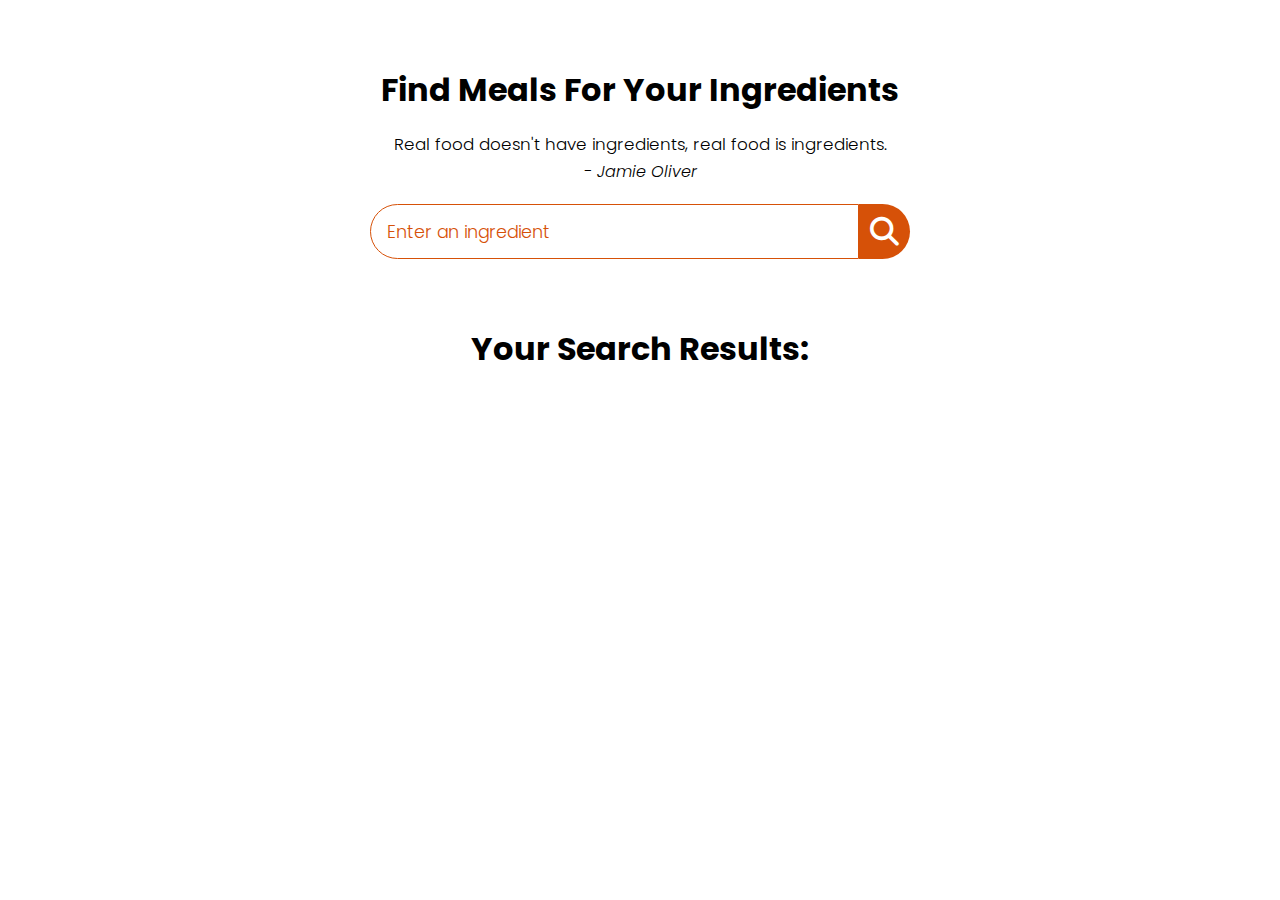
<file: Food Recipe App/index.html>
<!DOCTYPE html>
<html lang="en">

<head>
    <meta charset="UTF-8">
    <meta http-equiv="X-UA-Compatible" content="IE=edge">
    <meta name="viewport" content="width=device-width, initial-scale=1.0">
    <title>Recipes</title>
    <link rel="stylesheet" href="reset.css">
    <link rel="stylesheet" href="style.css">
    <link rel="stylesheet" href="https://cdnjs.cloudflare.com/ajax/libs/font-awesome/6.3.0/css/all.min.css">
    <link rel="preconnect" href="https://fonts.googleapis.com">
    <link rel="preconnect" href="https://fonts.gstatic.com" crossorigin>
    <link
        href="https://fonts.googleapis.com/css2?family=Poppins:ital,wght@0,100;0,200;0,300;0,400;0,500;0,600;0,700;0,800;0,900;1,100;1,200;1,300;1,400;1,500;1,600;1,700;1,800;1,900&display=swap"
        rel="stylesheet">
</head>

<body>
    <div class="container">
        <div class="meal-wrapper">
            <div class="meal-search">
                <h2 class="title">Find Meals For Your Ingredients</h2>
                <blockquote>Real food doesn't have ingredients, real food is ingredients.<br>
                    <cite>- Jamie Oliver</cite>
                </blockquote>

                <div class="meal-search-box">
                    <input type="text" class="search-control" placeholder="Enter an ingredient" id="search-input">
                    <button type="submit" class="search-btn btn" id="search-btn">
                        <i class="fas fa-search"></i>
                    </button>
                </div>
            </div>

            <div class="meal-result">
                <h2 class="title">Your Search Results:</h2>
                <div id="meal">
                    <!-- meal item -->
                    <!-- <div class = "meal-item">
                <div class = "meal-img">
                  <img src = "food.jpg" alt = "food">
                </div>
                <div class = "meal-name">
                  <h3>Potato Chips</h3>
                  <a href = "#" class = "recipe-btn">Get Recipe</a>
                </div>
              </div> -->
                    <!-- end of meal item -->
                </div>
            </div>


            <div class="meal-details">
                <!-- recipe close btn -->
                <button type="button" class="btn recipe-close-btn" id="recipe-close-btn">
                    <i class="fas fa-times"></i>
                </button>

                <!-- meal content -->
                <div class="meal-details-content">
                    <!-- <h2 class = "recipe-title">Meals Name Here</h2>
              <p class = "recipe-category">Category Name</p>
              <div class = "recipe-instruct">
                <h3>Instructions:</h3>
                <p>Lorem ipsum, dolor sit amet consectetur adipisicing elit. Quo blanditiis quis accusantium natus! Porro, reiciendis maiores molestiae distinctio veniam ratione ex provident ipsa, soluta suscipit quam eos velit autem iste!</p>
                <p>Lorem ipsum dolor sit amet consectetur adipisicing elit. Amet aliquam voluptatibus ad obcaecati magnam, esse numquam nisi ut adipisci in?</p>
              </div>
              <div class = "recipe-meal-img">
                <img src = "food.jpg" alt = "">
              </div>
              <div class = "recipe-link">
                <a href = "#" target = "_blank">Watch Video</a>
              </div> -->
                </div>
            </div>
        </div>
    </div>


    <script src="script.js"></script>
</body>

</html>
</file>
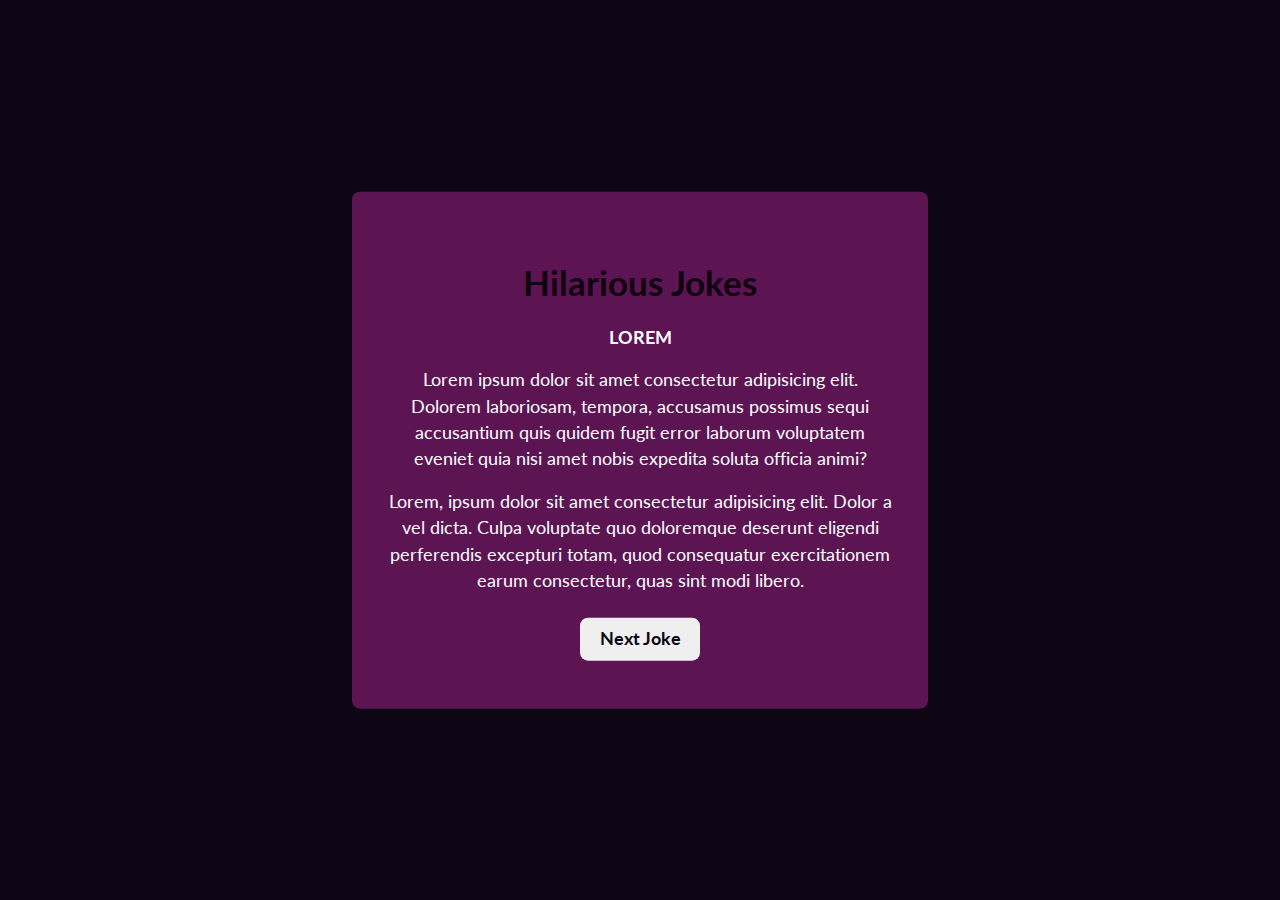
<file: Jokes Generator/index.html>
<!DOCTYPE html>
<html lang="en">

<head>
    <meta charset="UTF-8">
    <meta http-equiv="X-UA-Compatible" content="IE=edge">
    <meta name="viewport" content="width=device-width, initial-scale=1.0">
    <title>Jokes Generator</title>
    <link rel="stylesheet" href="reset.css">
    <link rel="stylesheet" href="style.css">
    <link rel="icon" type="image/x-icon" href="joke_icon.svg">
    <link rel="preconnect" href="https://fonts.googleapis.com">
    <link rel="preconnect" href="https://fonts.gstatic.com" crossorigin>
    <link
        href="https://fonts.googleapis.com/css2?family=Lato:ital,wght@0,100;0,300;0,400;0,700;0,900;1,100;1,300;1,400;1,700;1,900&display=swap"
        rel="stylesheet">
</head>

<body>
    <section class="container">
        <div class="joke-wrapper">
            <div class="title">
                <h1>Hilarious Jokes</h1>
            </div>
            <div class="joke-text">
                <h3 id="category">Lorem</h3>
                <p id="setup">Lorem ipsum dolor sit amet consectetur adipisicing elit. Dolorem laboriosam, tempora,
                    accusamus possimus sequi accusantium quis quidem fugit error laborum voluptatem eveniet quia nisi
                    amet nobis expedita soluta officia animi?
                </p>
                <p id="delivery">Lorem, ipsum dolor sit amet consectetur adipisicing elit. Dolor a vel dicta. Culpa
                    voluptate quo doloremque deserunt eligendi perferendis excepturi totam, quod consequatur
                    exercitationem earum consectetur, quas sint modi libero.
                </p>
            </div>
            <button id="gen-joke-btn">Next Joke</button>
        </div>
    </section>

    <script src="script.js"></script>
</body>

</html>
</file>
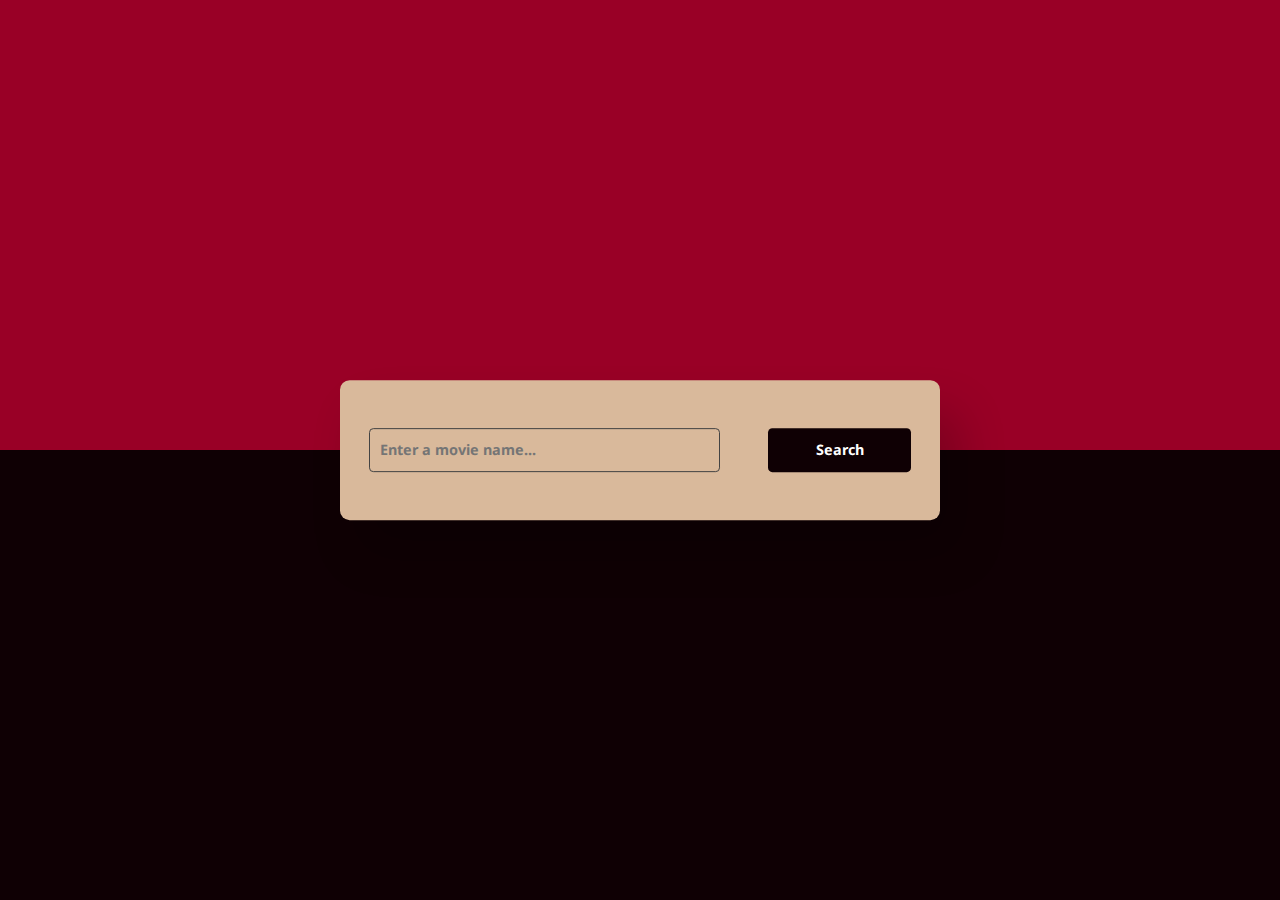
<file: Movie Guide App/index.html>
<!DOCTYPE html>
<html lang="en">

<head>
    <meta charset="UTF-8">
    <meta http-equiv="X-UA-Compatible" content="IE=edge">
    <meta name="viewport" content="width=device-width, initial-scale=1.0">
    <title>Movie Guide</title>
    <link rel="stylesheet" href="reset.css">
    <link rel="stylesheet" href="style.css">
    <link rel="icon" type="image/x-icon" href="./play_icon.svg">
    <link rel="preconnect" href="https://fonts.googleapis.com">
    <link rel="preconnect" href="https://fonts.gstatic.com" crossorigin>
    <link
        href="https://fonts.googleapis.com/css2?family=Noto+Sans:ital,wght@0,100;0,200;0,300;0,400;0,500;0,600;0,700;0,800;0,900;1,100;1,200;1,300;1,400;1,500;1,600;1,700;1,800;1,900&display=swap"
        rel="stylesheet">
</head>

<body>
    <section class="container">
        <div class="search-container">
            <input type="text" id="movie-name" placeholder="Enter a movie name...">
            <button id="search-btn">Search</button>
        </div>
        <div id="result"></div>
    </section>

    <script src="key.js"></script>
    <script src="index.js"></script>
</body>

</html>
</file>
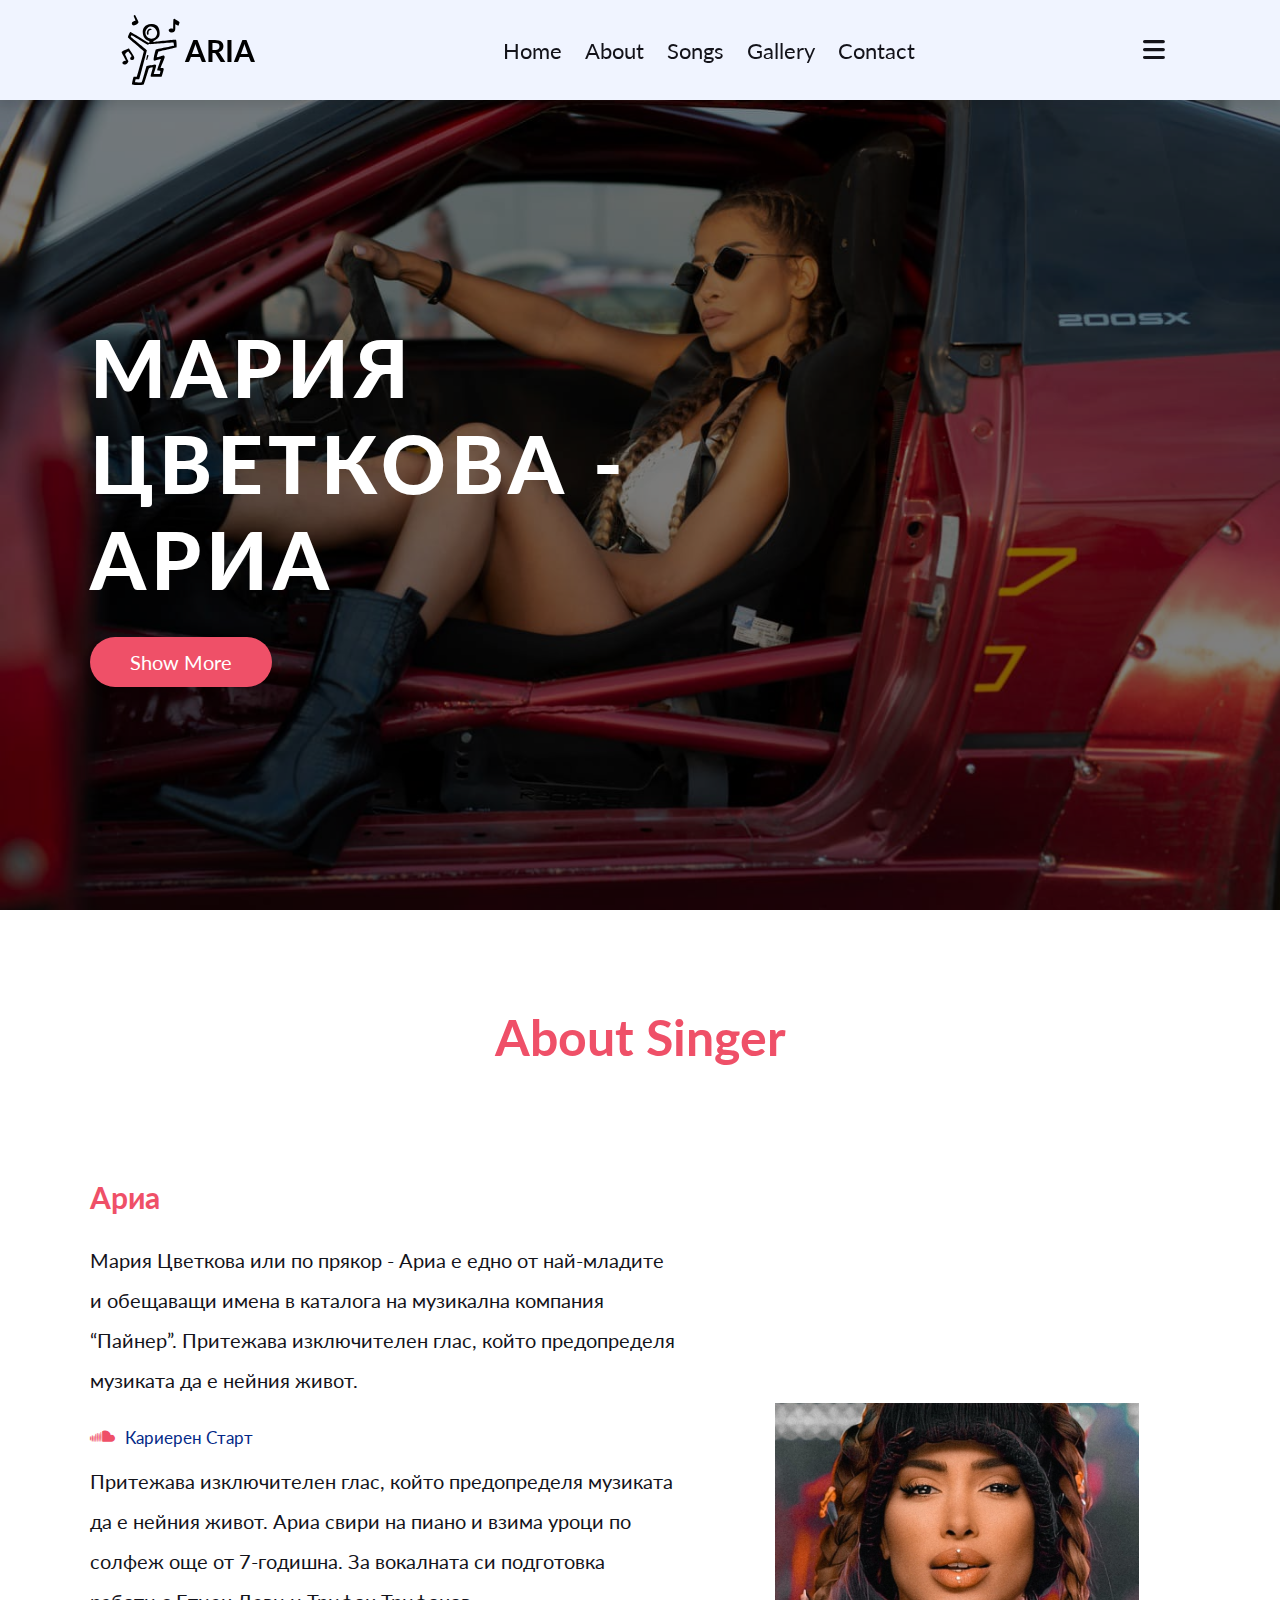
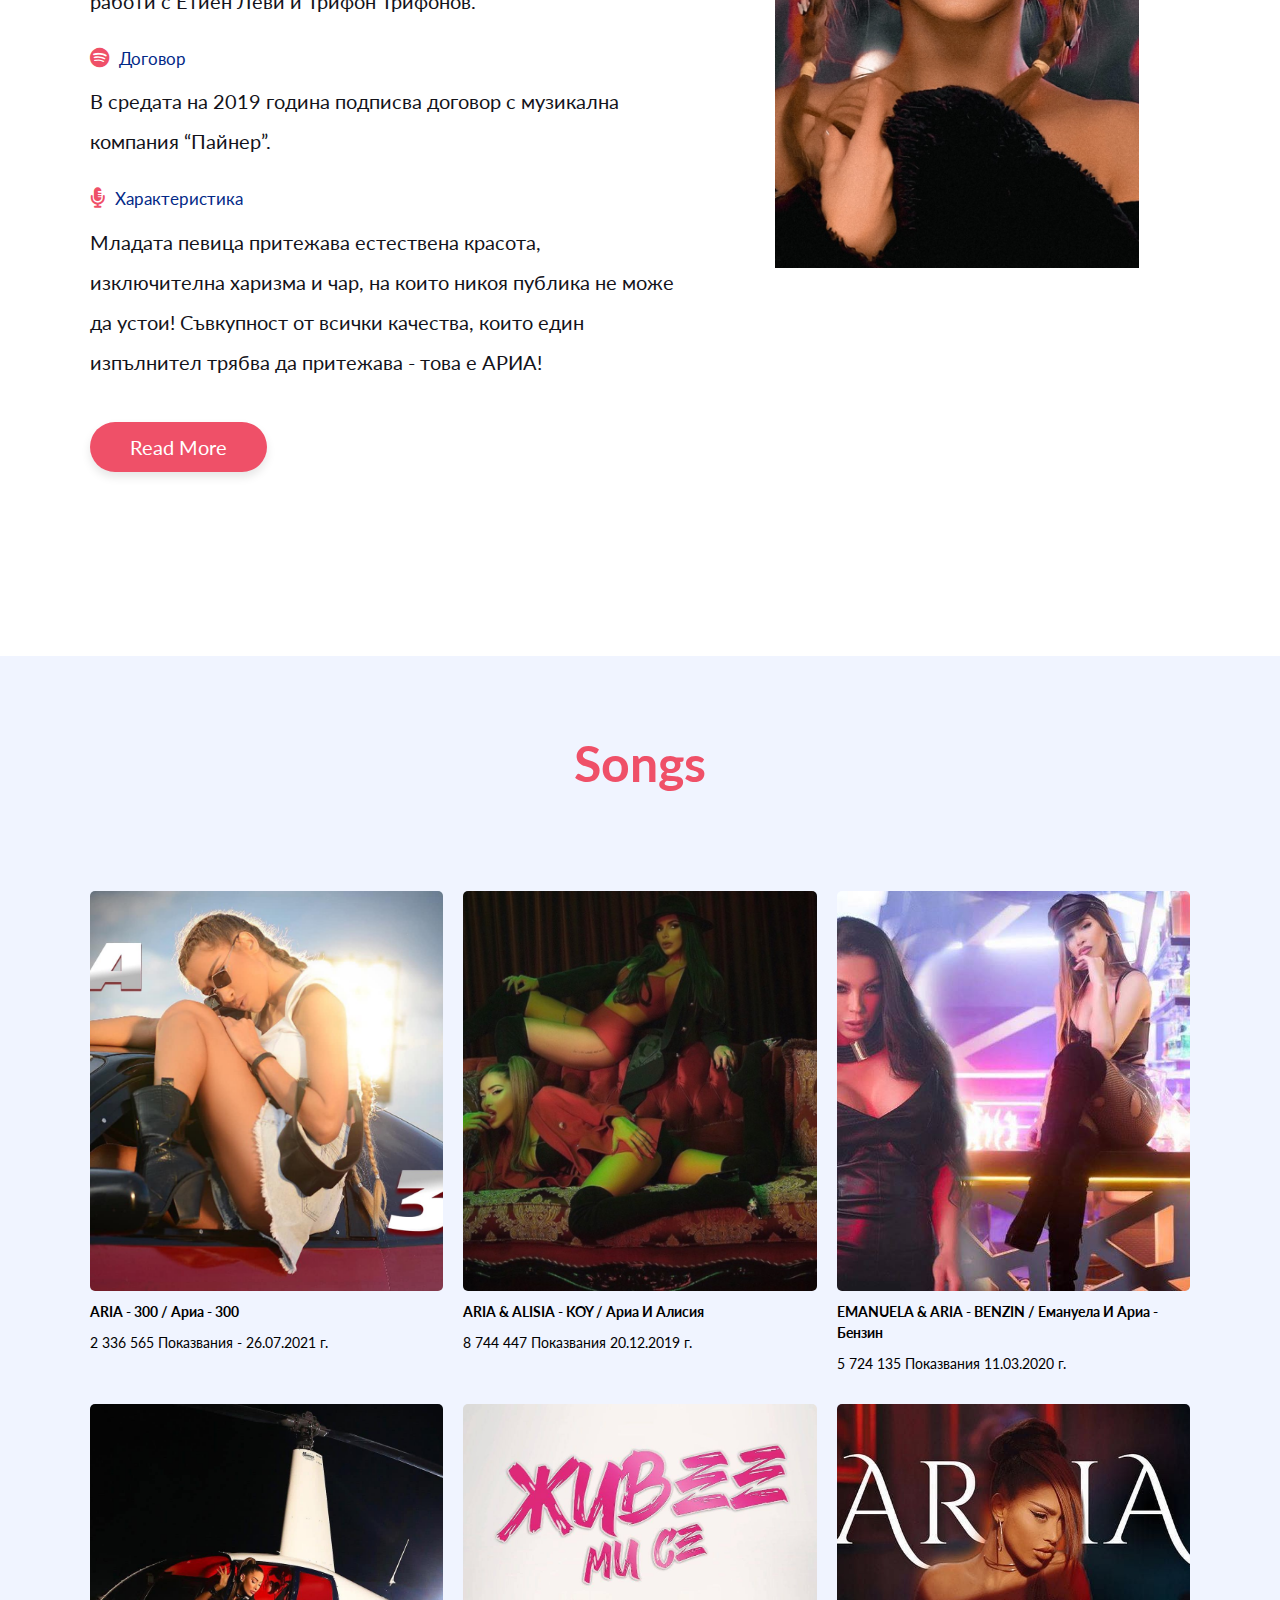
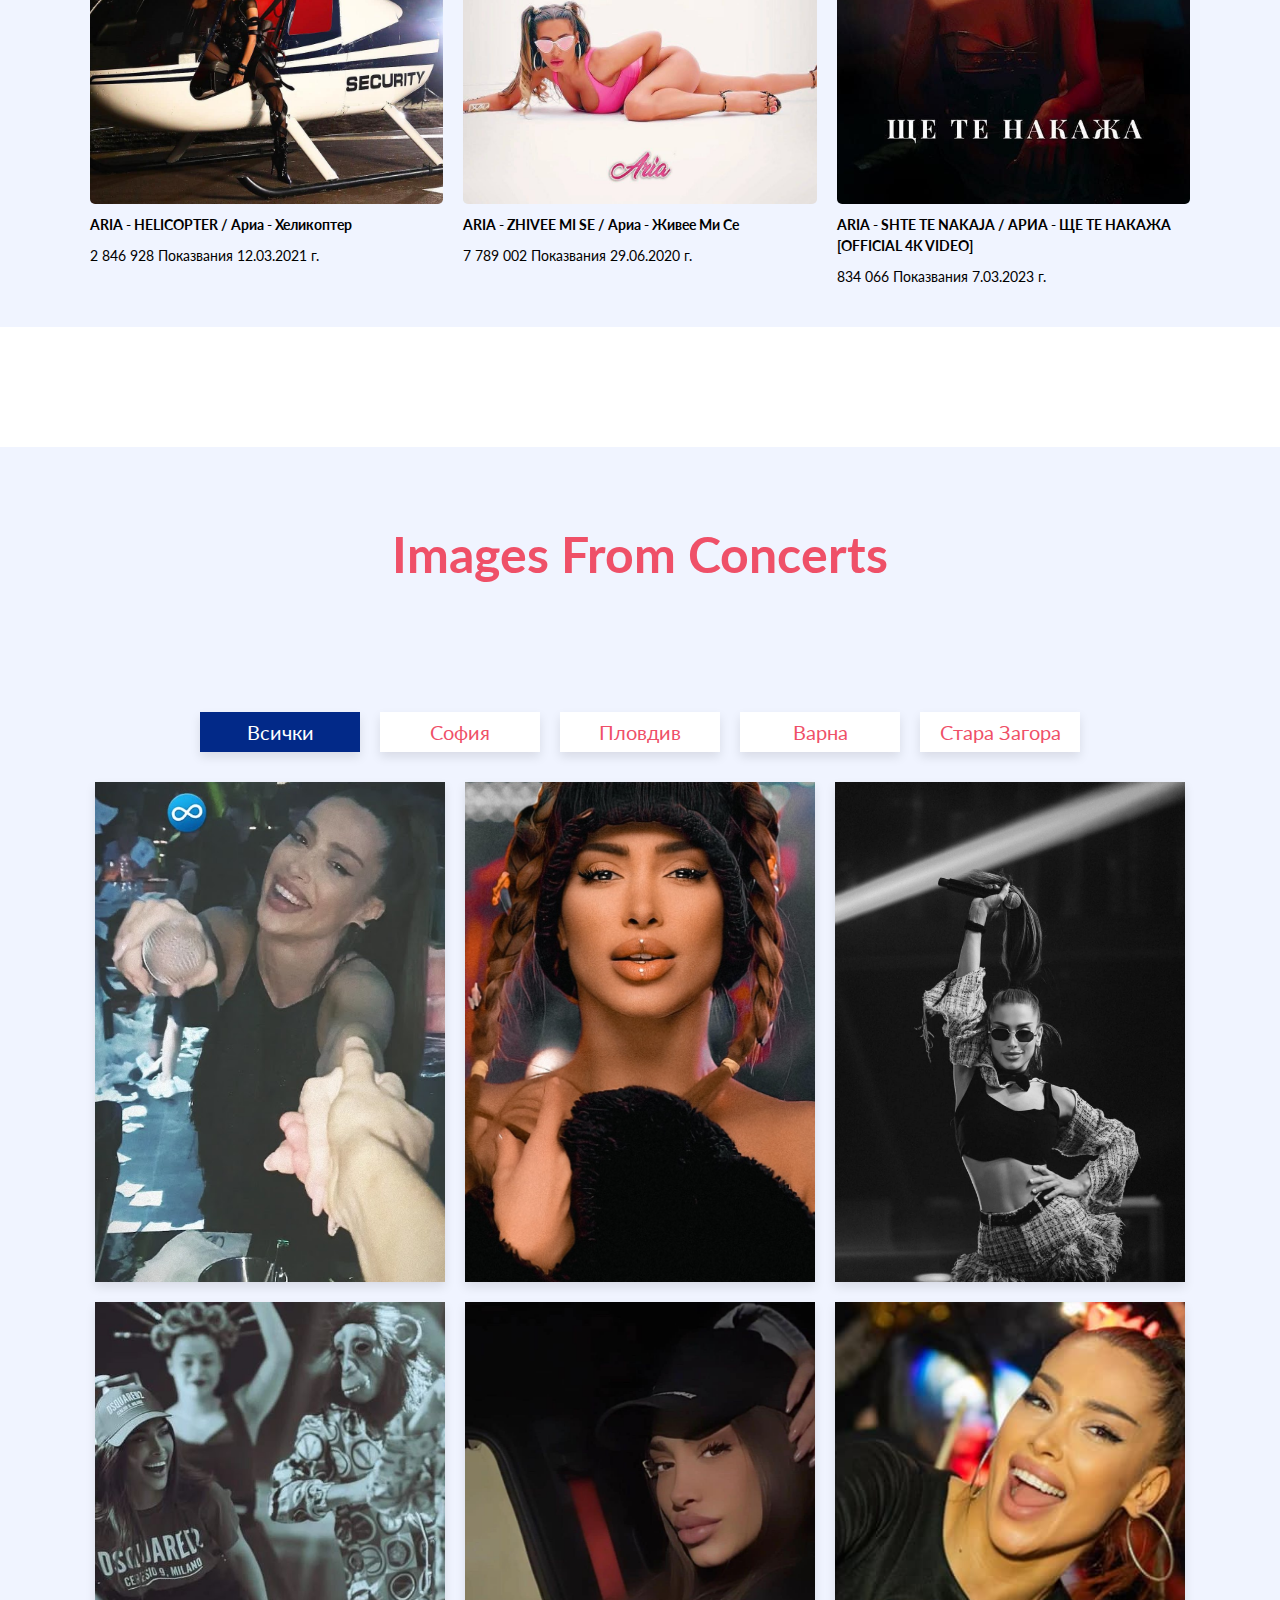
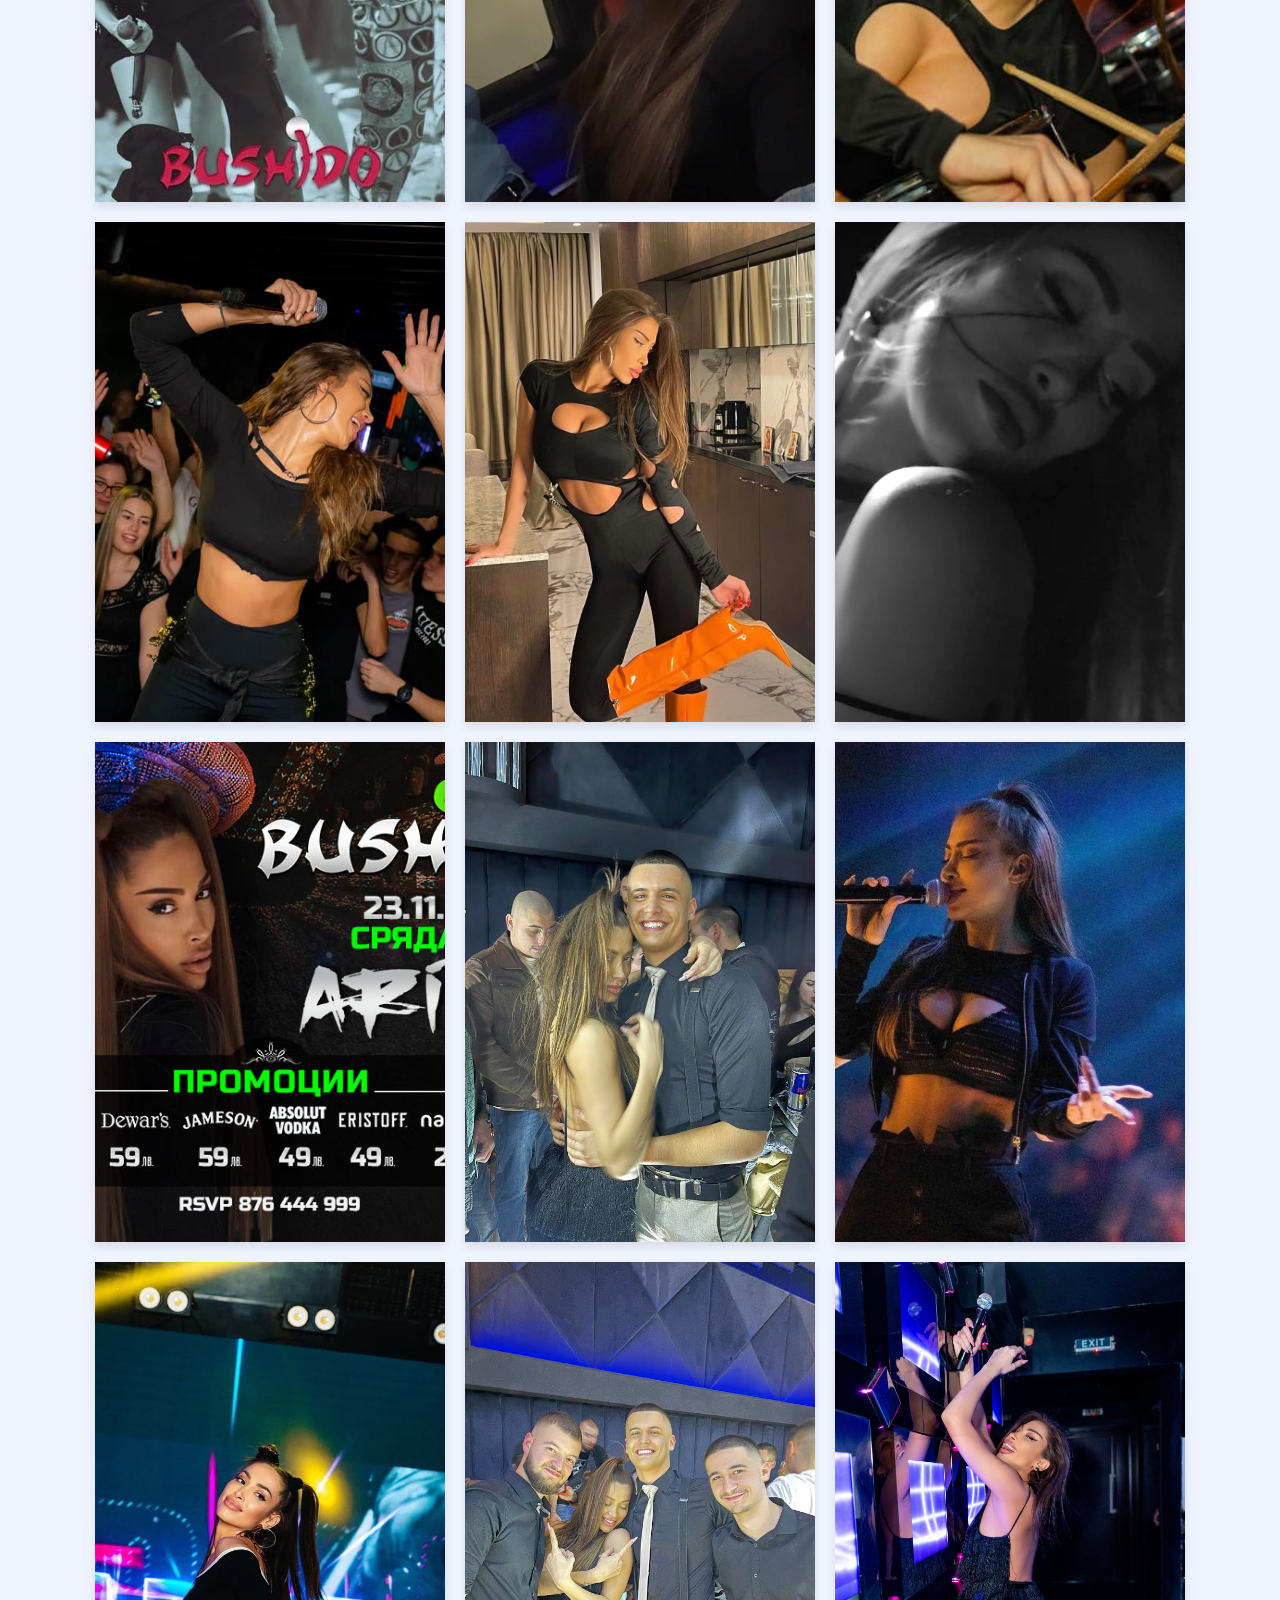
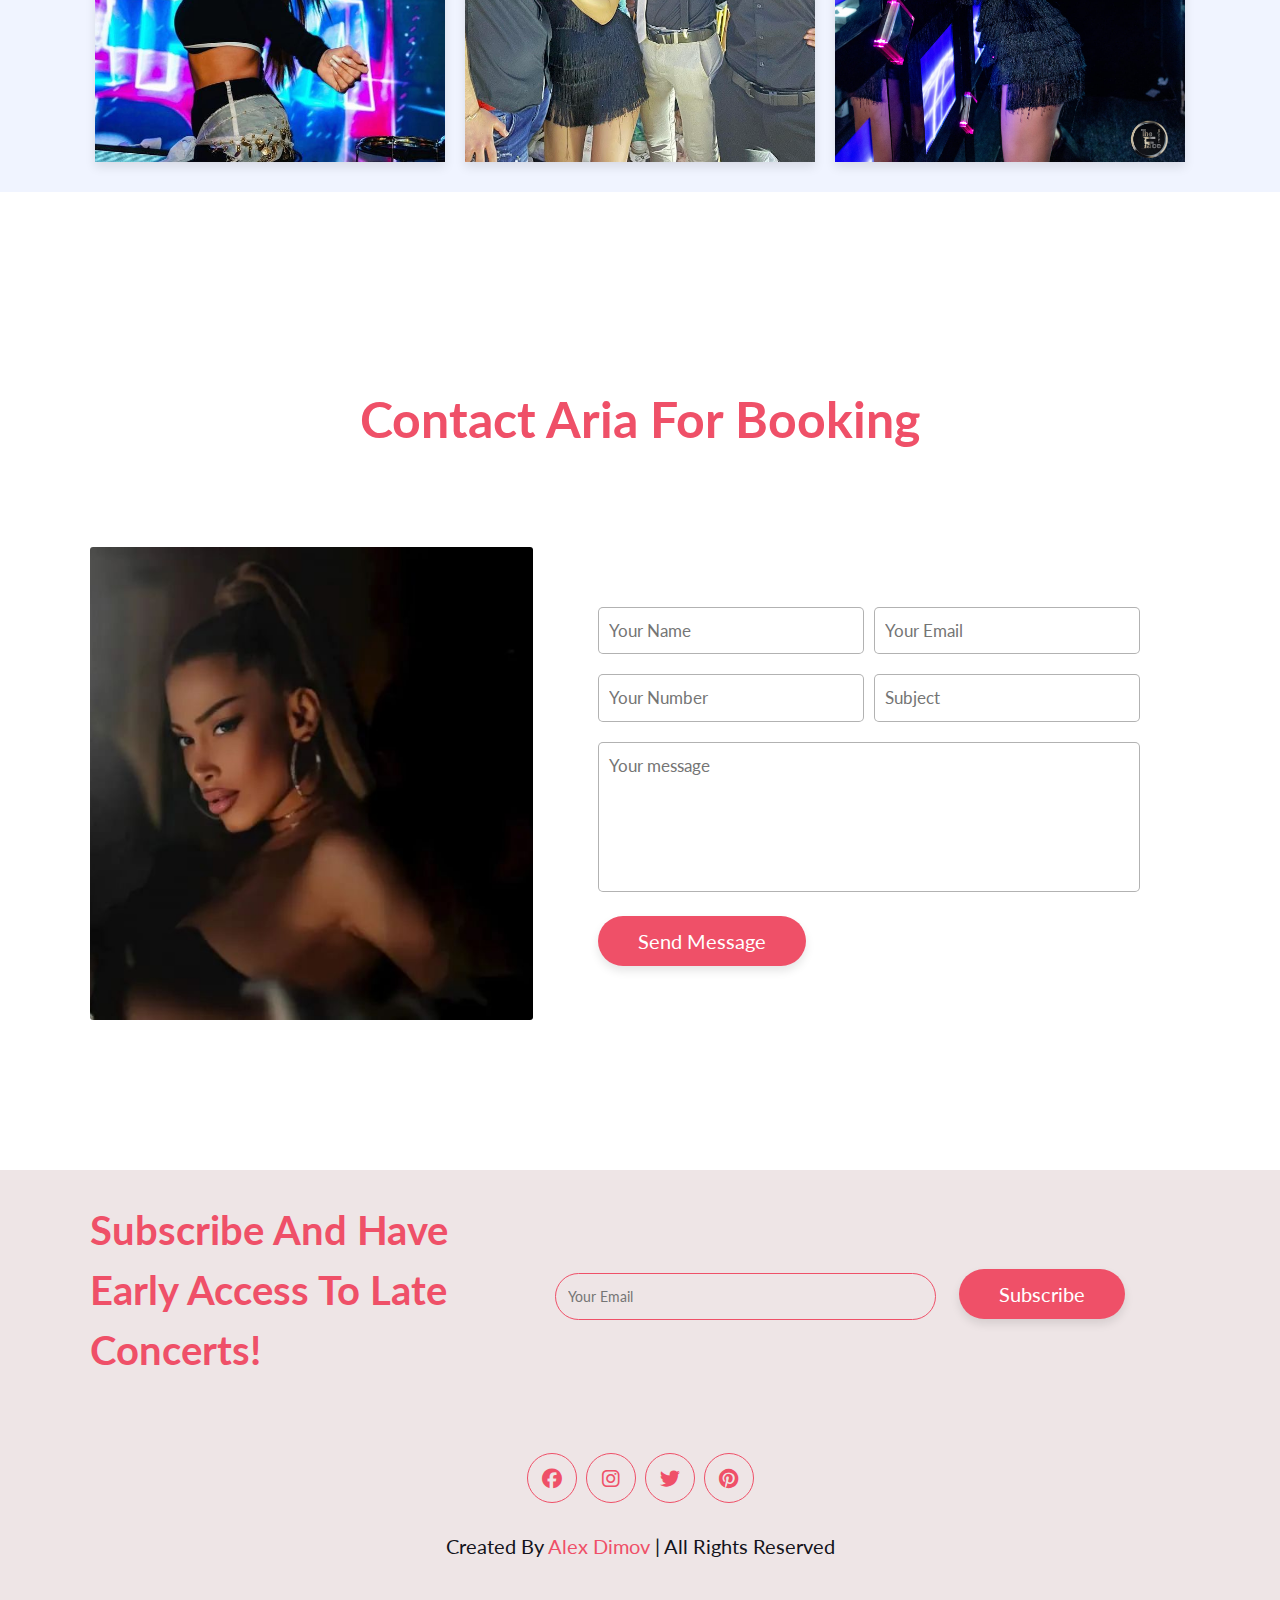
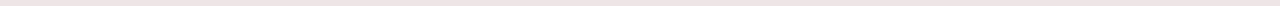
<file: Single page application - Aria web-page/index.html>
<!DOCTYPE html>
<html lang="en">

<head>
    <meta charset="UTF-8">
    <meta http-equiv="X-UA-Compatible" content="IE=edge">
    <meta name="viewport" content="width=device-width, initial-scale=1.0">
    <title>ARIA - Singer</title>
    <link rel="stylesheet" href="./reset.css">
    <link rel="stylesheet" href="./style.css">
    <link rel="icon" type="image/x-icon" href="./images/mic-icon.png">
    <link rel="preconnect" href="https://fonts.googleapis.com">
    <link rel="preconnect" href="https://fonts.gstatic.com" crossorigin>
    <link
        href="https://fonts.googleapis.com/css2?family=Lato:ital,wght@0,100;0,300;0,400;0,700;0,900;1,100;1,300;1,400;1,700;1,900&display=swap"
        rel="stylesheet">
    <link rel="stylesheet" href="https://cdnjs.cloudflare.com/ajax/libs/font-awesome/6.3.0/css/all.min.css">
</head>

<body>
    <!-- header -->

    <header id="head">
        <div class="logo-container">
            <img src="./images/dancing_icon.svg" alt="dancing icon" class="logo">
            <span class="name">ARIA</span>
        </div>

        <nav class="navbar">
            <a href="#home">home</a>
            <a href="#about">about</a>
            <a href="#songs">songs</a>
            <a href="#gallery">gallery</a>
            <a href="#contact">contact</a>
        </nav>

        <div id="menu" class="fas fa-bars"></div>
    </header>

    <!-- home section -->

    <section id="home" class="home">
        <div class="content">
            <h3>Мария Цветкова - <br> Ариа</h3>
            <a href="#" class="btn">show more</a>
        </div>
    </section>

    <!-- about section-->

    <section class="about" id="about">
        <h1 class="heading">about singer</h1>

        <div class="row">
            <div class="content">
                <h3>Ариа</h3>

                <p>
                    Мария Цветкова или по прякор - Ариа е едно от най-младите и обещаващи имена в каталога на музикална
                    компания “Пайнер”. Притежава
                    изключителен глас, който предопределя музиката да е нейния живот.
                </p>

                <ul role="list">
                    <li>
                        <i class="fab fa-soundcloud"></i>Кариерен старт
                        <p>
                            Притежава изключителен глас, който предопределя музиката да е нейния живот. Ариа свири на
                            пиано и взима уроци по солфеж още от 7-годишна. За вокалната си подготовка работи с Етиен
                            Леви и Трифон Трифонов.
                        </p>
                    </li>
                    <li>
                        <i class="fab fa-spotify"></i>Договор
                        <p>
                            В средата на 2019 година подписва договор с музикална компания “Пайнер”.
                        </p>
                    </li>
                    <li>
                        <i class="fa-solid fa-microphone-lines"></i>Характеристика
                        <p>
                            Младата певица притежава естествена красота, изключителна харизма и чар, на които никоя
                            публика не може да устои! Съвкупност от всички качества, които един изпълнител трябва да
                            притежава - това е АРИА!
                        </p>
                    </li>
                </ul>
                <a href="#" class="btn">read more</a>
            </div>

            <div class="image">
                <img src="./images/ARIA_-_SITE_-_AUGUST_2022.jpg" alt="aria">
            </div>
        </div>
    </section>

    <!-- songs section -->

    <section class="songs" id="songs">
        <h1 class="heading">songs</h1>

        <div class="box-container">
            <div class="box">
                <div class="image">
                    <img src="./images/300-song.jpg" alt="song">
                    <div class="share">
                        <a href="https://www.youtube.com/watch?v=YVLpNrpXkKE" target="_blank"
                            class="fa-solid fa-play"></a>
                    </div>
                </div>
                <div class="content">
                    <p>ARIA - 300 / Ариа - 300</p>
                    <p>2 336 565 показвания - 26.07.2021 г.</p>
                </div>
            </div>

            <div class="box">
                <div class="image">
                    <img src="./images/koi-song.jpg" alt="song">
                    <div class="share">
                        <a href="https://www.youtube.com/watch?v=AVcSLyekkSU" target="_blank"
                            class="fa-solid fa-play"></a>
                    </div>
                </div>
                <div class="content">
                    <p>ARIA & ALISIA - KOY / Ариa и Алисия</p>
                    <p>8 744 447 показвания 20.12.2019 г.</p>
                </div>
            </div>

            <div class="box">
                <div class="image">
                    <img src="./images/benzin-song.jpg" alt="song">
                    <div class="share">
                        <a href="https://www.youtube.com/watch?v=t-PkyoN9WUI" target="_blank"
                            class="fa-solid fa-play"></a>
                    </div>
                </div>
                <div class="content">
                    <p>EMANUELA & ARIA - BENZIN / Емануела и Ариа - Бензин</p>
                    <p>5 724 135 показвания 11.03.2020 г.</p>
                </div>
            </div>

            <div class="box">
                <div class="image">
                    <img src="./images/Helicopter-song.jpg" alt="song">
                    <div class="share">
                        <a href="https://www.youtube.com/watch?v=03tsvYTojyo" target="_blank"
                            class="fa-solid fa-play"></a>
                    </div>
                </div>
                <div class="content">
                    <p>ARIA - HELICOPTER / Ариа - Хеликоптер</p>
                    <p>2 846 928 показвания 12.03.2021 г.</p>
                </div>
            </div>

            <div class="box">
                <div class="image">
                    <img src="./images/zhivee mi se-song.jpg" alt="song">
                    <div class="share">
                        <a href="https://www.youtube.com/watch?v=neG9zAEugbw" target="_blank"
                            class="fa-solid fa-play"></a>
                    </div>
                </div>
                <div class="content">
                    <p>ARIA - ZHIVEE MI SE / Ариа - Живее ми се</p>
                    <p>7 789 002 показвания 29.06.2020 г.</p>
                </div>
            </div>

            <div class="box">
                <div class="image">
                    <img src="./images/she te nakaja-song.jpg" alt="song">
                    <div class="share">
                        <a href="https://www.youtube.com/watch?v=GmzqLRvZf3k" target="_blank"
                            class="fa-solid fa-play"></a>
                    </div>
                </div>
                <div class="content">
                    <p>ARIA - SHTE TE NAKAJA / АРИА - ЩЕ ТЕ НАКАЖА [OFFICIAL 4K VIDEO]</p>
                    <p>834 066 показвания 7.03.2023 г.</p>
                </div>
            </div>
        </div>
    </section>

    <!-- gallery section -->

    <section class="gallery" id="gallery">
        <h1 class="heading">images from concerts</h1>

        <ul class="controls" role="list">
            <li class="button active" data-filter="all">всички</li>
            <li class="button" data-filter="music">софия</li>
            <li class="button" data-filter="party">пловдив</li>
            <li class="button" data-filter="performance">варна</li>
            <li class="button" data-filter="stageshow">стара загора</li>
        </ul>

        <div id="box-container">
            <!-- <img src="" alt="aria">
            <img src="" alt="aria">
            <img src="" alt="aria">
            <img src="" alt="aria"> 
            goes on and on ....-->
        </div>
    </section>

    <!-- contact section -->

    <section class="contact" id="contact">
        <h1 class="heading">contact aria for booking</h1>

        <div class="row">
            <div class="image">
                <img src="./images/contact-image.jpg" alt="">
            </div>

            <form action="">

                <div class="inputBox">
                    <input type="text" placeholder="Your Name">
                    <input type="email" placeholder="Your Email">
                </div>

                <div class="inputBox">
                    <input type="number" placeholder="Your Number">
                    <input type="text" placeholder="Subject">
                </div>

                <textarea name="" id="" cols="30" rows="10" placeholder="Your message"></textarea>
                <a href="#" class="btn">send message</a>
            </form>
        </div>
    </section>

    <!-- subscribe section/footer -->

    <section class="subscribe">
        <div class="row">
            <div class="content">
                <p>subscribe and have <br> early access to late concerts!</p>
            </div>

            <div class="inputBox">
                <input type="email" class="email" placeholder="Your Email">
                <input type="button" value="subscribe" class="btn">
            </div>
        </div>
    </section>

    <!-- footer -->

    <section class="footer">
        <div class="share">
            <a href="https://www.facebook.com/ariapayner" target="_blank" class="fab fa-facebook"></a>
            <a href="https://www.instagram.com/aria_official__/" target="_blank" class="fab fa-instagram"></a>
            <a href="#" class="fab fa-twitter"></a>
            <a href="#" class="fab fa-pinterest"></a>
        </div>

        <div class="credit">created by <span>Alex Dimov</span> | all rights reserved</div>
    </section>

    <script src="./script.js"></script>
</body>

</html>
</file>
<file: Food Recipe App/style.css>
:root {
  --tenne-tawny: #d65108;
  --tenne-tawny-dark: #b54507;
}
body {
  font-weight: 300;
  font-size: 1.05rem;
  line-height: 1.6;
  font-family: "Poppins", sans-serif;
}

/*  */
.btn {
  font-family: inherit;
  cursor: pointer;
  outline: 0;
  font-size: 1.05rem;
}
.text {
  opacity: 0.8;
}
.title {
  font-size: 2rem;
  margin-bottom: 1rem;
}

/*  */
.container {
  min-height: 100vh;
}
.meal-wrapper {
  max-width: 1280px;
  margin: 0 auto;
  padding: 2rem;
  background: #fff;
  text-align: center;
}
.meal-search {
  margin: 2rem 0;
}
.meal-search cite {
  font-size: 1rem;
}
.meal-search-box {
  margin: 1.2rem 0;
  display: flex;
  align-items: stretch;
}
.search-control,
.search-btn {
  width: 100%;
}
.search-control {
  padding: 0 1rem;
  font-size: 1.1rem;
  font-family: inherit;
  outline: 0;
  border: 1px solid var(--tenne-tawny);
  color: var(--tenne-tawny);
  border-top-left-radius: 2rem;
  border-bottom-left-radius: 2rem;
}
.search-control::placeholder {
  color: var(--tenne-tawny);
}
.search-btn {
  width: 55px;
  height: 55px;
  font-size: 1.8rem;
  background: var(--tenne-tawny);
  color: #fff;
  border: none;
  border-top-right-radius: 2rem;
  border-bottom-right-radius: 2rem;
  transition: all 0.4s linear;
  -webkit-transition: all 0.4s linear;
  -moz-transition: all 0.4s linear;
  -ms-transition: all 0.4s linear;
  -o-transition: all 0.4s linear;
}
.search-btn:hover {
  background: var(--tenne-tawny-dark);
}
.meal-result {
  margin-top: 4rem;
}
#meal {
  margin: 2.4rem 0;
}
.meal-item {
  border-radius: 1rem;
  -webkit-border-radius: 1rem;
  -moz-border-radius: 1rem;
  -ms-border-radius: 1rem;
  -o-border-radius: 1rem;
  overflow: hidden;
  box-shadow: 0 4px 21px -12px rgba(0, 0, 0, 0.79);
  margin: 2rem 0;
}
.meal-img img {
  width: 100%;
  display: block;
}
.meal-name {
  padding: 1.5rem 0.5rem;
}
.meal-name h3 {
  font-size: 1.4rem;
}
.recipe-btn {
  text-decoration: none;
  color: #fff;
  background: var(--tenne-tawny);
  font-weight: 500;
  font-size: 1.1rem;
  padding: 0.75rem 0;
  display: block;
  width: 175px;
  margin: 1rem auto;
  border-radius: 2rem;
  -webkit-border-radius: 2rem;
  -moz-border-radius: 2rem;
  -ms-border-radius: 2rem;
  -o-border-radius: 2rem;
  transition: all 0.4s linear;
  -webkit-transition: all 0.4s linear;
  -moz-transition: all 0.4s linear;
  -ms-transition: all 0.4s linear;
  -o-transition: all 0.4s linear;
}
.recipe-btn:hover {
  background: var(--tenne-tawny-dark);
}

/* meal details */
.meal-details {
  position: fixed;
  top: 50%;
  left: 50%;
  transform: translate(-50%, -50%);
  -webkit-transform: translate(-50%, -50%);
  -moz-transform: translate(-50%, -50%);
  -ms-transform: translate(-50%, -50%);
  -o-transform: translate(-50%, -50%);
  color: #fff;
  background: var(--tenne-tawny);
  border-radius: 1rem;
  -webkit-border-radius: 1rem;
  -moz-border-radius: 1rem;
  -ms-border-radius: 1rem;
  -o-border-radius: 1rem;
  width: 90%;
  height: 90%;
  overflow-y: scroll;
  display: none;
  padding: 2rem 0;
}
.meal-details::-webkit-scrollbar {
  width: 10px;
}
.meal-details::-webkit-scrollbar-thumb {
  background: #f0f0f0;
  border-radius: 2rem;
  -webkit-border-radius: 2rem;
  -moz-border-radius: 2rem;
  -ms-border-radius: 2rem;
  -o-border-radius: 2rem;
}

/* js related */
.showRecipe {
  display: block;
}

.meal-details-content {
  margin: 2rem;
}
.meal-details-content p:not(.recipe-category) {
  padding: 1rem 0;
}
.recipe-close-btn {
  position: absolute;
  right: 2rem;
  top: 2rem;
  font-size: 1.8rem;
  background: #fff;
  border: none;
  width: 35px;
  height: 35px;
  border-radius: 50%;
  -webkit-border-radius: 50%;
  -moz-border-radius: 50%;
  -ms-border-radius: 50%;
  -o-border-radius: 50%;
  display: flex;
  align-items: center;
  justify-content: center;
  opacity: 0.9;
}
.recipe-title {
  letter-spacing: 1px;
  padding-bottom: 1rem;
}
.recipe-category {
  background: #fff;
  font-weight: 600;
  color: var(--tenne-tawny);
  display: inline-block;
  padding: 0.2rem 0.5rem;
  border-radius: 0.3rem;
  -webkit-border-radius: 0.3rem;
  -moz-border-radius: 0.3rem;
  -ms-border-radius: 0.3rem;
  -o-border-radius: 0.3rem;
}
.recipe-category {
  background: #fff;
  font-weight: 600;
  color: var(--tenne-tawny);
  display: inline-block;
  padding: 0.2rem 0.5rem;
  border-radius: 0.3rem;
  -webkit-border-radius: 0.3rem;
  -moz-border-radius: 0.3rem;
  -ms-border-radius: 0.3rem;
  -o-border-radius: 0.3rem;
}
.recipe-instruct {
  padding: 1rem 0;
}
.recipe-meal-img img {
  width: 100px;
  height: 100px;
  border-radius: 50%;
  -webkit-border-radius: 50%;
  -moz-border-radius: 50%;
  -ms-border-radius: 50%;
  -o-border-radius: 50%;
  margin: 0 auto;
  display: block;
}
.recipe-link {
  margin: 1.4rem 0;
}
.recipe-link a {
  color: #fff;
  font-size: 1.2rem;
  font-weight: 700;
  transition: all 0.4s linear;
  -webkit-transition: all 0.4s linear;
  -moz-transition: all 0.4s linear;
  -ms-transition: all 0.4s linear;
  -o-transition: all 0.4s linear;
}
.recipe-link a:hover {
  opacity: 0.8;
}

/*  */
.notFound {
  grid-template-columns: 1fr !important;
  color: var(--tenne-tawny);
  font-size: 1.8rem;
  font-weight: 600;
  width: 100%;
}

/* Media Queries */
@media screen and (min-width: 600px) {
  .meal-search-box {
    width: 540px;
    margin-left: auto;
    margin-right: auto;
  }
}

@media screen and (min-width: 768px) {
  #meal {
    display: grid;
    grid-template-columns: repeat(2, 1fr);
    gap: 2rem;
  }
  .meal-item {
    margin: 0;
  }
  .meal-details {
    width: 700px;
  }
}

@media screen and (min-width: 992px) {
  #meal {
    grid-template-columns: repeat(3, 1fr);
  }
}
</file>
<file: Jokes Generator/style.css>
body {
    line-height: 1.5;
    font-size: 1.1rem;
    font-family: Lato, sans-serif;
    text-align: center;
    background: #0f0615;
}

.container {
    position: absolute;
    transform: translate(-50%, -50%);
    top: 50%;
    left: 50%;
}

.joke-wrapper {
    background: #5c1453;
    padding: 3rem 2em;
    margin: 0 2rem;
    border-radius: 0.5rem;
}

.joke-wrapper > * {
    color: #fff;
}

.title h1 {
    color: #11020f;
    margin: 1rem 0;
}

#category {
    font-size: 1.1rem;
    text-transform: uppercase;
}

#setup {
    margin: 1rem 0;
}

#delivery {
    margin-bottom: 1.5rem;
}

#gen-joke-btn {
    color: #0f0615;
    font-weight: bold;
    padding: 0.5rem 1.2rem;
    border-radius: 0.5rem;
    border: none;
    cursor: pointer;
    transition: all 0.3s ease-in;
}

#gen-joke-btn:hover {
    background: #d7d7d7;
}
</file>
<file: Movie Guide App/style.css>
body {
  font-family: "Noto Sans", sans-serif;
  height: 100vh;
  background: linear-gradient(#990026 50%, #0f0004 50%);
}

.container {
  font-size: 16px;
  width: 100vw;
  max-width: 37.5rem;
  padding: 3em 1.8rem;
  background-color: #d9b99b;
  position: absolute;
  transform: translate(-50%, -50%);
  top: 50%;
  left: 50%;
  border-radius: 0.6rem;
  box-shadow: 1.2em 2em 3em rgba(0, 0, 0, 0.2);
}

.search-container {
  display: flex;
  justify-content: center;
  gap: 3rem;
}

.search-container input,
.search-container button {
    font-size: 0.9em;
    outline: none;
    border-radius: 0.3em;
}

.search-container input {
  width: 200rem;
  background-color: transparent;
  border: 1px solid #434343;
  font-weight: bold;
  padding: 0.7em;
}

.search-container input:focus {
    border-color: #000;
}

.search-container button {
  width: 80rem;
  background-color: #0f0004;
  color: #fff;
  font-weight: bold;
  border: none;
  cursor: pointer;
}

.info {
    position: relative;
    display: grid;
    grid-template-columns: 4fr 8fr;
    margin-top: 1.2em;
}

.info div:first-child {
    margin-right: -5rem;
}

.poster {
    width: 95%;
}

h2 {
    text-align: center;
    font-size: 1.7em;
    font-weight: 600;
    letter-spacing: 0.06em;
}

.rating {
    display: flex;
    align-items: center;
    justify-content: center;
    gap: 0.4em;
    margin: 0.6em 0 0.9em 0;
}

.rating img {
    width: 1.8em;
}

.rating h4 {
    display: inline-block;
    font-size: 1.1em;
    font-weight: 500;
}

.details {
    display: flex;
    font-size: 0.95em;
    gap: 1em;
    justify-content: center;
    color: rgb(52, 52, 52);
    margin: 2em 0;
    font-weight: 300;
}

.genre{
    display: flex;
    justify-content: center;
    gap: 0.6rem;
}

.genre div:first-child {
    margin-right: 0.01rem;
}

.genre div {
    border: 1px solid rgb(52, 52, 52);
    font-size: 0.9em;
    padding: 0.4em 1.6em;
    border-radius: 0.4em;
    font-weight: 300;
}

h3 {
    font-weight: 500;
    margin-top: 1.2em;
}

p {
    font-size: 1em;
    font-weight: 300;
    line-height: 1.8em;
    text-align: justify;
    margin-top: 0.5em;
}

.msg {
    text-align: center;
}

.foot {
    display: flex;
    flex-direction: column;
    align-items: center;
    justify-content: center;
}

.plot-container {
    width: 20rem;
}

@media screen and (max-width: 600px) {
    .container {
        font-size: 14px;
    }

    .poster {
        margin: auto;
        width: auto;
        max-height: 10.8em;
    }

    .info {
        grid-template-columns: 1fr;
    }

    .genre {
        gap: 1.5rem;
    }

    .foot {
        align-items: unset;
        justify-content: unset;
    }

}
</file>
<file: Single page application - Aria web-page/style.css>
/* css variables */

:root {
  --main-color: #022988;
  --primary-color: #ef5068;
  --black: #13131a;
  --box-shadow: 0 0.5rem 1rem rgba(0, 0, 0, 0.1);
}

/* config html page and properties */

* {
  font-family: Lato, sans-serif;
  outline: none;
  border: none;
  text-transform: capitalize;
  text-decoration: none;
  transition: all 0.2s linear;
}

html {
  font-size: 62.5%;
  scroll-behavior: smooth;
  scroll-padding-top: 6rem;
}

html::-webkit-scrollbar {
  width: 1rem;
}

html::-webkit-scrollbar-track {
  background: #fff;
}

html::-webkit-scrollbar-thumb {
  background: var(--primary-color);
}

section {
  padding: 3rem 7%;
  margin-bottom: 12rem;
}

.heading {
  font-size: 5rem;
  margin-top: 4rem;
  margin-bottom: 9rem;
  color: var(--primary-color);
  text-align: center;
}

.btn {
  margin-top: 1rem;
  background: var(--primary-color);
  color: #fff;
  display: inline-block;
  border-radius: 5rem;
  box-shadow: var(--box-shadow);
  padding: 1rem 4rem;
  font-size: 2rem;
  position: relative;
  overflow: hidden;
}

.btn::before,
.btn::after {
  content: "";
  position: absolute;
  top: 0;
  height: 100%;
  width: 0%;
  background: #bd394c;
  z-index: -1;
  transition: 0.3 linear;
}

.btn:hover::before,
.btn:hover::after {
  width: 100%;
}

.btn::before {
  left: 0;
}

.btn::after {
  right: 0;
}

/* header */

#head {
  position: fixed;
  top: 0;
  left: 0;
  right: 0;
  z-index: 10;
  display: flex;
  justify-content: space-between;
  align-items: center;
  padding: 1.5rem 9%;
  background: #f0f4ff;
  box-shadow: var(--box-shadow);
}

#head .logo-container {
  display: flex;
  align-items: center;
}

#head .logo-container .name {
  font-size: 3rem;
  font-weight: bolder;
}

#head .logo-container .logo {
  width: 7rem;
}

#head .navbar a {
  font-size: 2.2rem;
  color: var(--black);
  margin-left: 2rem;
}

#head .navbar a:hover {
  color: var(--primary-color);
}

#menu {
  font-size: 2.5rem;
  cursor: pointer;
  color: var(--black);
}

/* hero section */

#home {
  display: flex;
  align-items: center;
  background: url(./images/300.jpg) no-repeat;
  min-height: 90vh;
  background-size: cover;
  background-position: center;
  position: relative;
  bottom: -10rem;
}

#home::before {
  content: "";
  display: block;
  position: absolute;
  top: 0;
  left: 0;
  width: 100%;
  height: 90vh;
  background-color: black;
  opacity: 0.5;
}

#home .content {
  max-width: 60rem;
  z-index: 1;
}

#home .content h3 {
  font-size: 8rem;
  color: #fff;
  line-height: 1.2;
  font-weight: 900;
  text-transform: uppercase;
  letter-spacing: 0.5rem;
  padding-bottom: 2rem;
}

/* about */

.about .row {
  display: flex;
  flex-wrap: wrap;
  align-items: center;
  gap: 3rem;
}

.about .row .content {
  flex: 1 1 40rem;
}

.about .row .content h3 {
  font-size: 3rem;
  color: var(--primary-color);
  padding: 1rem 0;
}

.about .row .content p {
  text-transform: none;
  font-size: 2rem;
  color: var(--black);
  padding: 1rem 0;
  line-height: 2;
}

.about ul li {
  font-size: 1.7rem;
  color: var(--main-color);
  padding-top: 1.5rem;
}

.about ul li i {
  font-size: 2rem;
  color: var(--primary-color);
  padding-right: 1rem;
}

.about .row .content .btn {
  margin: 3rem 0;
}

.about .row .image {
  flex: 1 1 30rem;
}

.about .row .image img {
  width: 75%;
  margin-left: 7rem;
}

/* songs */

.songs {
  background: #f0f4ff;
}

.songs .box-container .box .image {
  position: relative;
  overflow: hidden;
  content: "";
}

.songs .box-container .box .image img {
  width: 40rem;
  height: 40rem;
  object-fit: cover;
  border-radius: 0.5rem;
}

.songs .box-container {
  display: grid;
  grid-template-columns: repeat(auto-fit, minmax(30rem, 1fr));
  gap: 2rem;
}

.songs .box-container .box .image:hover .share {
  display: block;
  width: 7rem;
  height: 38rem;
  position: absolute;
  left: 12rem;
  top: 0;
  display: flex;
  flex-flow: column;
  justify-content: center;
  align-items: center;
  gap: 1.7rem;
}

.songs .box-container .box .image:hover::before {
  content: "";
  display: block;
  position: absolute;
  top: 0;
  left: 0;
  width: 100%;
  height: 90vh;
  background-color: black;
  opacity: 0.5;
}

.songs .box-container .box .image .share a {
  height: 5rem;
  width: 5rem;
  line-height: 5rem;
  font-size: 2.2rem;
  color: #fff;
  border: 0.2rem solid #fff;
  text-align: center;
  position: absolute;
}

.songs .box-container .box .image .share a:hover {
  background: #fff;
  color: var(--black);
}

.songs .box-container .box .content {
  padding-top: 1rem;
}

.songs .box-container .box .content p {
  font-size: 1.4rem;
  margin-bottom: 1rem;
}

.songs .box-container .box .content p:first-child {
  font-weight: bold;
}

.gallery {
  background: #f0f4ff;
}

.gallery .controls {
  display: flex;
  flex-wrap: wrap;
  align-items: center;
  justify-content: center;
  padding: 2rem 0;
}

.gallery .controls li {
  height: 4rem;
  width: 16rem;
  background: #fff;
  color: var(--primary-color);
  font-size: 2rem;
  line-height: 4rem;
  cursor: pointer;
  margin: 1rem;
  box-shadow: var(--box-shadow);
  text-align: center;
}

.gallery .controls .button.active {
  background: var(--main-color);
  color: #fff;
}

.gallery #box-container {
  display: flex;
  flex-wrap: wrap;
  align-items: center;
  justify-content: center;
  gap: 2rem;
}

.gallery #box-container a {
  height: 50rem;
  width: 35rem;
  overflow: hidden;
  box-shadow: var(--box-shadow);
}

.gallery #box-container a img {
  height: 100%;
  width: 100%;
  object-fit: cover;
}

.gallery #box-container a:hover img {
  transform: scale(1.1);
}

.contact .row {
  display: flex;
  flex-wrap: wrap;
  gap: 1.5rem;
}

.contact .row .image {
  flex: 1 1 30rem;
}

.contact .row .image img {
  width: 100%;
  height: 100%;
  object-fit: cover;
  border-radius: 0.3rem;
}

.contact .row form {
  flex: 1 1 50rem;
  padding: 5rem;
}

.contact .row form .inputBox {
  display: flex;
  flex-wrap: wrap;
  justify-content: space-between;
}

.contact .row form .inputBox input,
.contact .row form textarea {
  padding: 1rem;
  margin: 1rem 0;
  font-size: 1.7rem;
  color: #333;
  text-transform: none;
  border: 0.1rem solid rgba(0, 0, 0, 0.3);
  border-radius: 0.5rem;
  width: 49%;
}

.contact .row form textarea {
  width: 100%;
  height: 15rem;
  resize: none;
}

.subscribe {
  background: #eee5e6;
}

.subscribe .row {
  display: flex;
  flex-wrap: wrap;
  align-items: center;
  gap: 3rem;
}

.subscribe .row .content {
  flex: 1 1 30rem;
}

.subscribe .row .content p {
  font-size: 4rem;
  font-weight: 700;
  color: var(--primary-color);
}

.subscribe .row .inputBox {
  flex: 1 1 50rem;
}

.subscribe .row .inputBox .email {
  padding: 1.2rem;
  width: 60%;
  border-radius: 5rem;
  font-size: 1.4rem;
  background: none;
  color: var(--black);
  border: 0.1rem solid var(--primary-color);
}

.subscribe .row .inputBox .btn {
  margin-left: 2rem;
  cursor: pointer;
}

.footer {
  background: #eee5e6;
  text-align: center;
}

.footer .share {
  padding: 1rem 0;
}

.footer .share a {
  height: 5rem;
  width: 5rem;
  line-height: 5rem;
  font-size: 2rem;
  color: var(--primary-color);
  border: 0.1rem solid var(--primary-color);
  margin: 0.3rem;
  border-radius: 50%;
}

.footer .share a:hover {
  color: #fff;
  background-color: var(--primary-color);
}

.footer .credit {
  font-size: 2rem;
  color: var(--black);
  padding: 1.5rem;
}

.footer .credit span {
  color: var(--primary-color);
}

.subscribe,
.footer {
  margin-bottom: 0;
}

@media (max-width: 991px) {
  html {
    font-size: 55%;
  }

  .header {
    padding: 2rem 3rem;
  }

  section {
    padding: 3rem;
  }
}

@media (max-width: 768px) {
  #menu {
    display: inline-block;
  }

  #head .navbar {
    position: absolute;
    top: 110%; right: -110%;
    width: 30rem;
    box-shadow: var(--box-shadow);
    border-radius: .5rem;
    background: #fff;
  }

  #head .navbar.active {
    right: 2rem;
    transition: .4s linear;
  }

  #head .navbar a {
    font-size: 2rem;
    margin: 2rem 2.5rem;
    display: block;
  }

  .home .content h3 {
    font-size: 5rem;
  }
}

@media (max-width: 598px) {
  .box {
    margin-left: 10rem;
  }
} 

@media (max-width: 590px) {
  #home .content h3 {
    font-size: 5rem;
  }

  .about .row .image img {
    margin-left: 6rem;
  }
}

@media (max-width: 450px) {
  html{
    font-size: 50%;
  }

  .box {
    margin-left: unset;
  }
}
</file>
